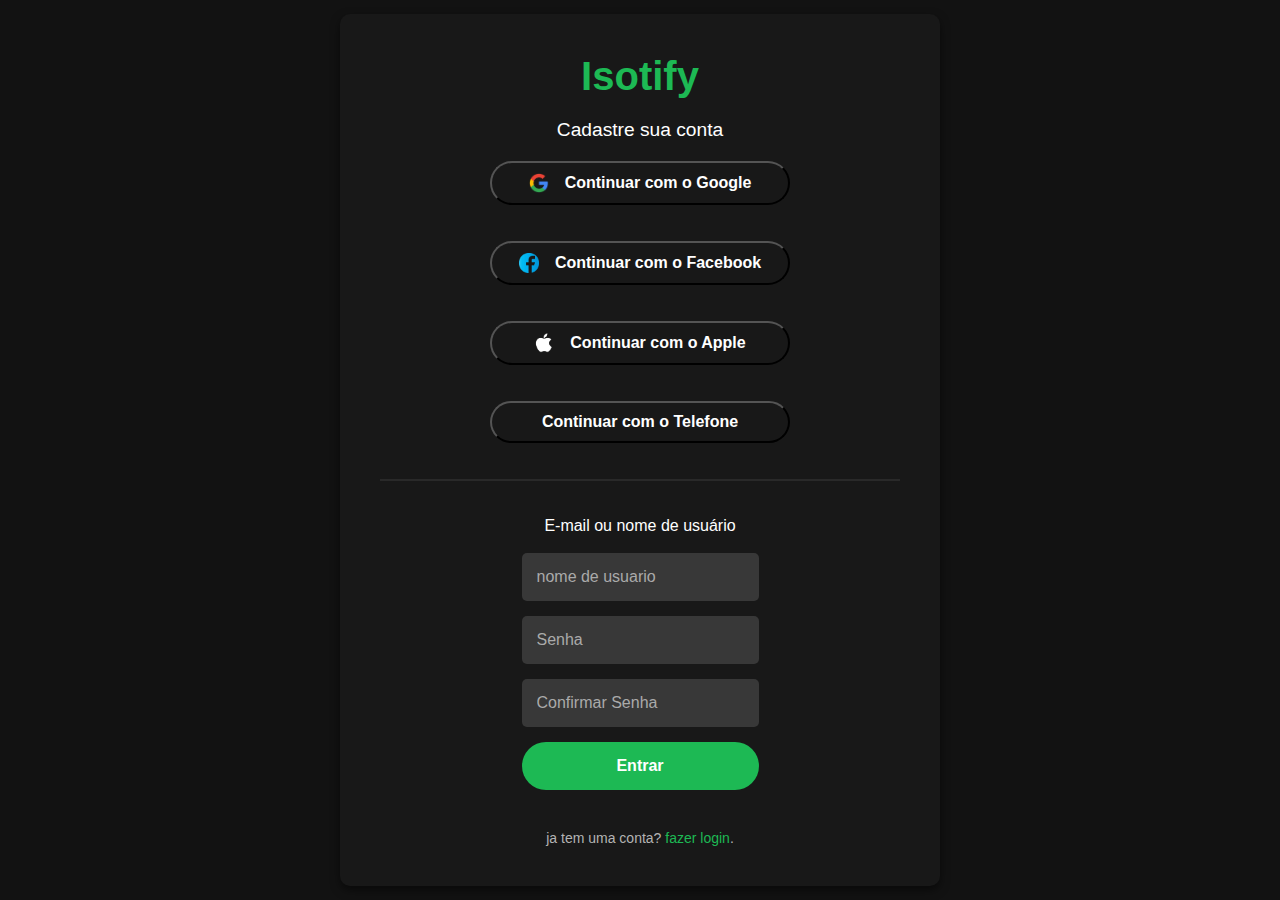
<file: cadastro.html>
<!DOCTYPE html>
<html lang="pt-br">
<head>
    <meta charset="UTF-8">
    <meta name="viewport" content="width=device-width, initial-scale=1.0">
    <title>Cadastro - Spotify</title>
    <link rel="stylesheet" href="style/style.css">
</head>
<body>
    <div class="login-container">
        <div class="login-box">
            <a href="login.html"><h1 class="spotify-logo">Isotify</h1></a>
            <h2>Cadastre sua conta</h2>
            <div class="dd">
            <button class="fb-login-btn">
                <img src="img/google.png" alt="" width="20px" height="20px">
                Continuar com o Google
            </button>
            <br><br>
            <button class="fb-login-btn">
                <img src="img/facebook (2).png" alt="" width="20px" height="20px">
                Continuar com o Facebook
            </button>
            <br><br>
            <button class="fb-login-btn">
                <img src="img/apple.png" alt=""width="20px" height="20px">
                Continuar com o Apple
            </button>
            <br><br>
            <button class="fb-login-btn">Continuar com o Telefone</button>
        </div>
            <br>     <br>
            <div class="linha"></div>
            <br><br>
            <div class="login-container">
            <form action="login.php" method="post">
                <label for="">E-mail ou nome de usuário</label>
                <br>
                <input type="text" name="email" placeholder="nome de usuario" required>
                <input type="password" name="password" placeholder="Senha" required>
                <input type="password" name="password" placeholder="Confirmar Senha" required>
                <button type="submit" class="login-btn">Entrar</button>
                
                <p class="signup-text">ja tem uma conta? <a href="#">fazer login</a>.</p>
            </form>
            </div>
            
        </div>
    </div>
</body>
</html>
</file>
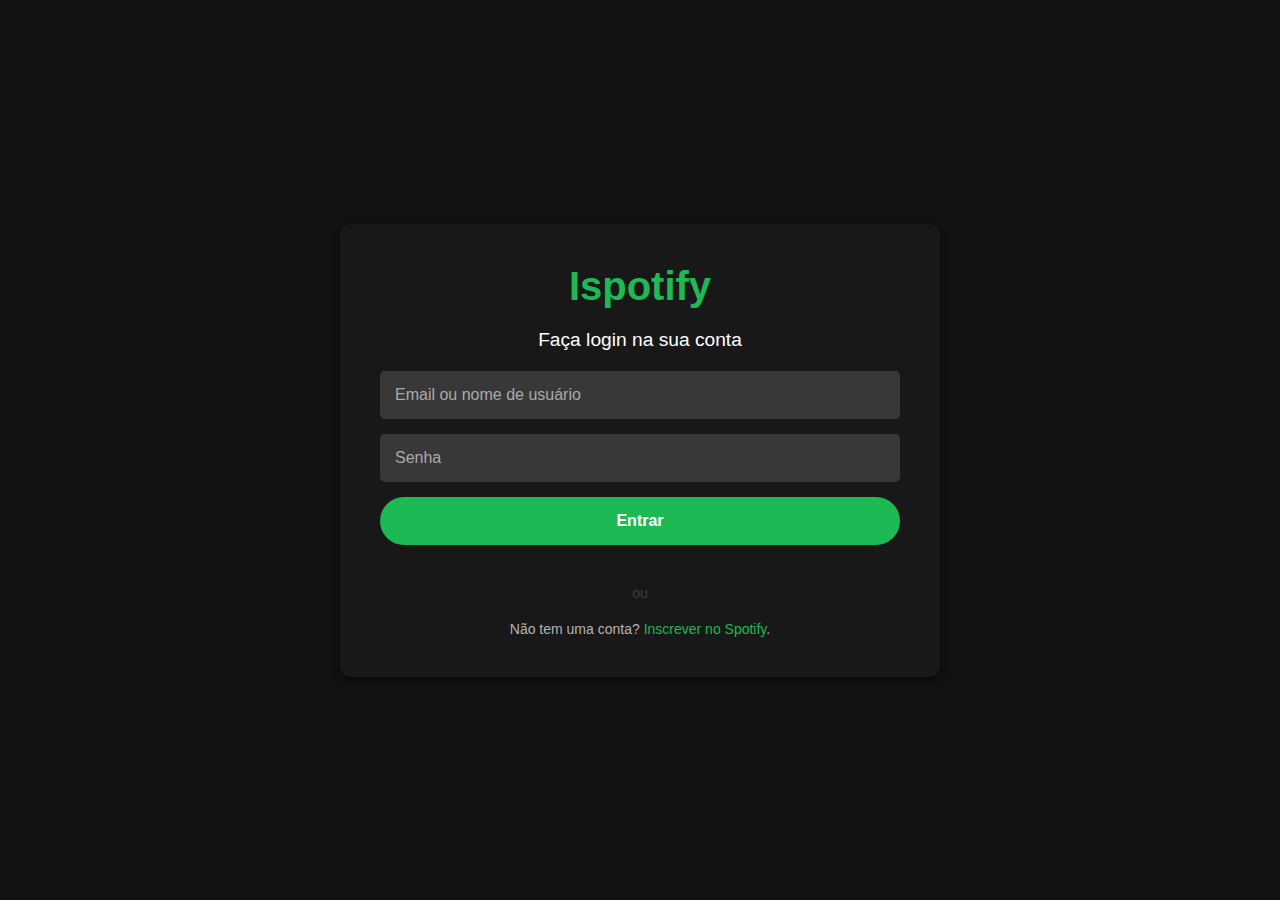
<file: login.html>
<!DOCTYPE html>
<html lang="pt-br">
<head>
    <meta charset="UTF-8">
    <meta name="viewport" content="width=device-width, initial-scale=1.0">
    <title>Login - Spotify</title>
    <link rel="stylesheet" href="style/style.css">
</head>
<body>
    <div class="login-container">
        <div class="login-box">
            <h1 class="spotify-logo">Ispotify</h1>
            <h2>Faça login na sua conta</h2>
            <form action="login.php" method="post">
                <input type="text" name="email" placeholder="Email ou nome de usuário" required>
                <input type="password" name="password" placeholder="Senha" required>
                <button type="submit" class="login-btn">Entrar</button>
            </form>
            <div class="divider">ou</div>
            <p class="signup-text">Não tem uma conta? <a href="cadastro.html">Inscrever no Spotify</a>.</p>
        </div>
    </div>
</body>
</html>
</file>
<file: style/style.css>
* {
    margin: 0;
    padding: 0;
    box-sizing: border-box;
    font-family: Arial, sans-serif;
}

body {
    display: flex;
    align-items: center;
    justify-content: center;
    flex-direction: column;
    min-height: 100vh;
    background-color: #121212;
    color: #fff;
    overflow-x: hidden;
}
body:has(.musicaslistar){
    justify-content: flex-start;
}
footer{
    margin-top:auto;
}
.login-container {
    display: flex;
    justify-content: center;
    align-items: center;
    width: 100%;
}

.login-box {
    width: 600px;
    padding: 40px;
    background-color:#181818;
    
    border-radius: 10px;
    box-shadow: 0px 4px 10px rgba(0, 0, 0, 0.5);
    text-align: center;

}

a:has(.spotify-logo){
    text-decoration: none !important;
    text-decoration-color: transparent !important;
}
.spotify-logo {
    font-size: 2.5em;
    color: #1DB954;
    margin-bottom: 20px;
}

h2 {
    font-size: 1.2em;
    margin-bottom: 20px;
    font-weight: normal;
}

form {
    display: flex;
    flex-direction: column;
}

input {
    background-color:#383838;
    border: none;
    border-radius: 5px;
    padding: 15px;
    margin-bottom: 15px;
    color: #fff;
    font-size: 16px;
}
select{
    background-color:#383838;
    border: none;
    border-radius: 5px;
    padding: 15px;
    margin-bottom: 15px;
    color: #fff;
    font-size: 16px;
}

input::placeholder {
    color: #aaa;
}

.login-btn {
    background-color: #1DB954;
    border: none;
    border-radius: 30px;
    padding: 15px;
    color: #fff;
    font-size: 16px;
    font-weight: bold;
    cursor: pointer;
    margin-bottom: 20px;
    transition: background-color 0.3s;
}

.login-btn:hover {
    background-color: #1aa34a;
}

.divider {
    margin: 20px 0;
    color: #3d3d3d;
    font-size: 14px;
}

.fb-login-btn {
    background-color:#181818;
    width: 300px;
    border: 2px 2px solid white;
    border-radius: 30px;
    padding: 10px;
    color: #fff;
    font-size: 16px;
    font-weight: bold;
    cursor: pointer;
    transition: background-color 0.3s;
    display: flex;
    align-items: center;
    justify-content: center;
    gap: 1em;
}

.fb-login-btn:hover {
    background-color: #334d84;
}

.signup-text {
    font-size: 14px;
    color: #b3b3b3;
    margin-top: 20px;
}

.signup-text a {
    color: #1DB954;
    text-decoration: none;
}

.signup-text a:hover {
    text-decoration: underline;
}

.linha{
    border: 1px solid #292929;
}
.dd{
    display: flex;
    flex-direction: column;
    align-items: center;
}

header {
    background-color: #000;
    padding: 10px 20px;
    display: flex;
    justify-content: space-between;
    align-items: center;
    width: 100%;
}

header .logo img {
    width: 120px;
}

nav ul {
    display: flex;
    list-style: none;
}

nav ul li {
    margin-left: 100px;
}

nav ul li a {
    text-decoration: none;
    color: #b3b3b3;
    font-weight: bold;
}

nav ul li a:hover {
    color: #1db954;
}

.main-content {
    display: flex;
    flex: 1;
}

.sidebar {
    width: 750px;
    padding: 20px;
    background-color: #121212;
}

.sidebar h3 {
    font-size: 18px;
    margin-bottom: 20px;
}

.sidebar ul {
    list-style: none;
}

.sidebar ul li {
    margin-bottom: 10px;
}

.sidebar ul li a {
    text-decoration: none;
    color: #b3b3b3;
}

.sidebar ul li a:hover {
    color: #1db954;
}

.content-area {
    flex: 1;
    display: flex;
    padding: 20px;
    flex-direction: column;
    gap: 1rem;
}

.content-area h2 {
    font-size: 28px;
    margin-bottom: 1rem;
}

.album-list {
    display: flex;
    gap: 20px;
}

.album {
    text-align: center;
}

.album img {
    width: 150px;
    height: 150px;
    object-fit: cover;
    border-radius: 10px;
    margin-bottom: 10px;
}

footer {
    background-color: #000;
    color: #b3b3b3;
    text-align: center;
    padding: 10px;
    position: relative;
    bottom: 0;
    width: 100%;
}
</file>
